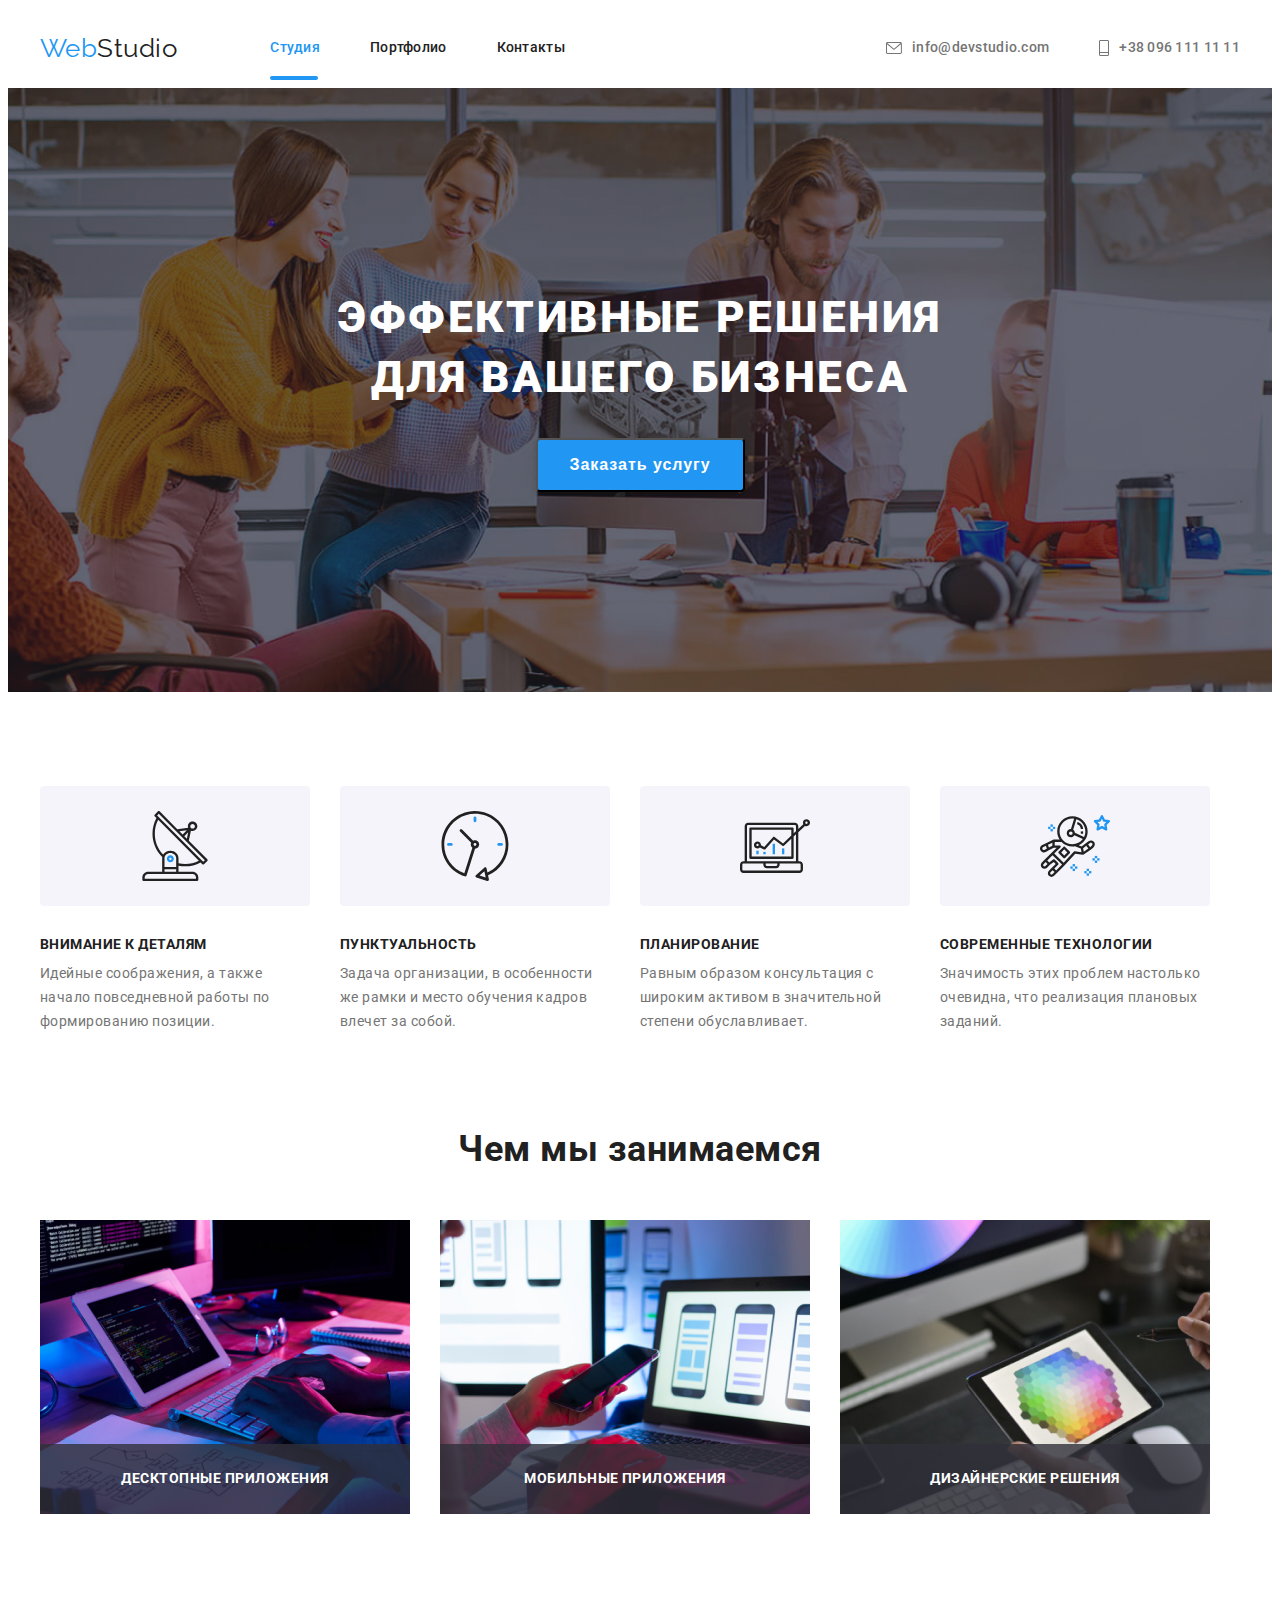
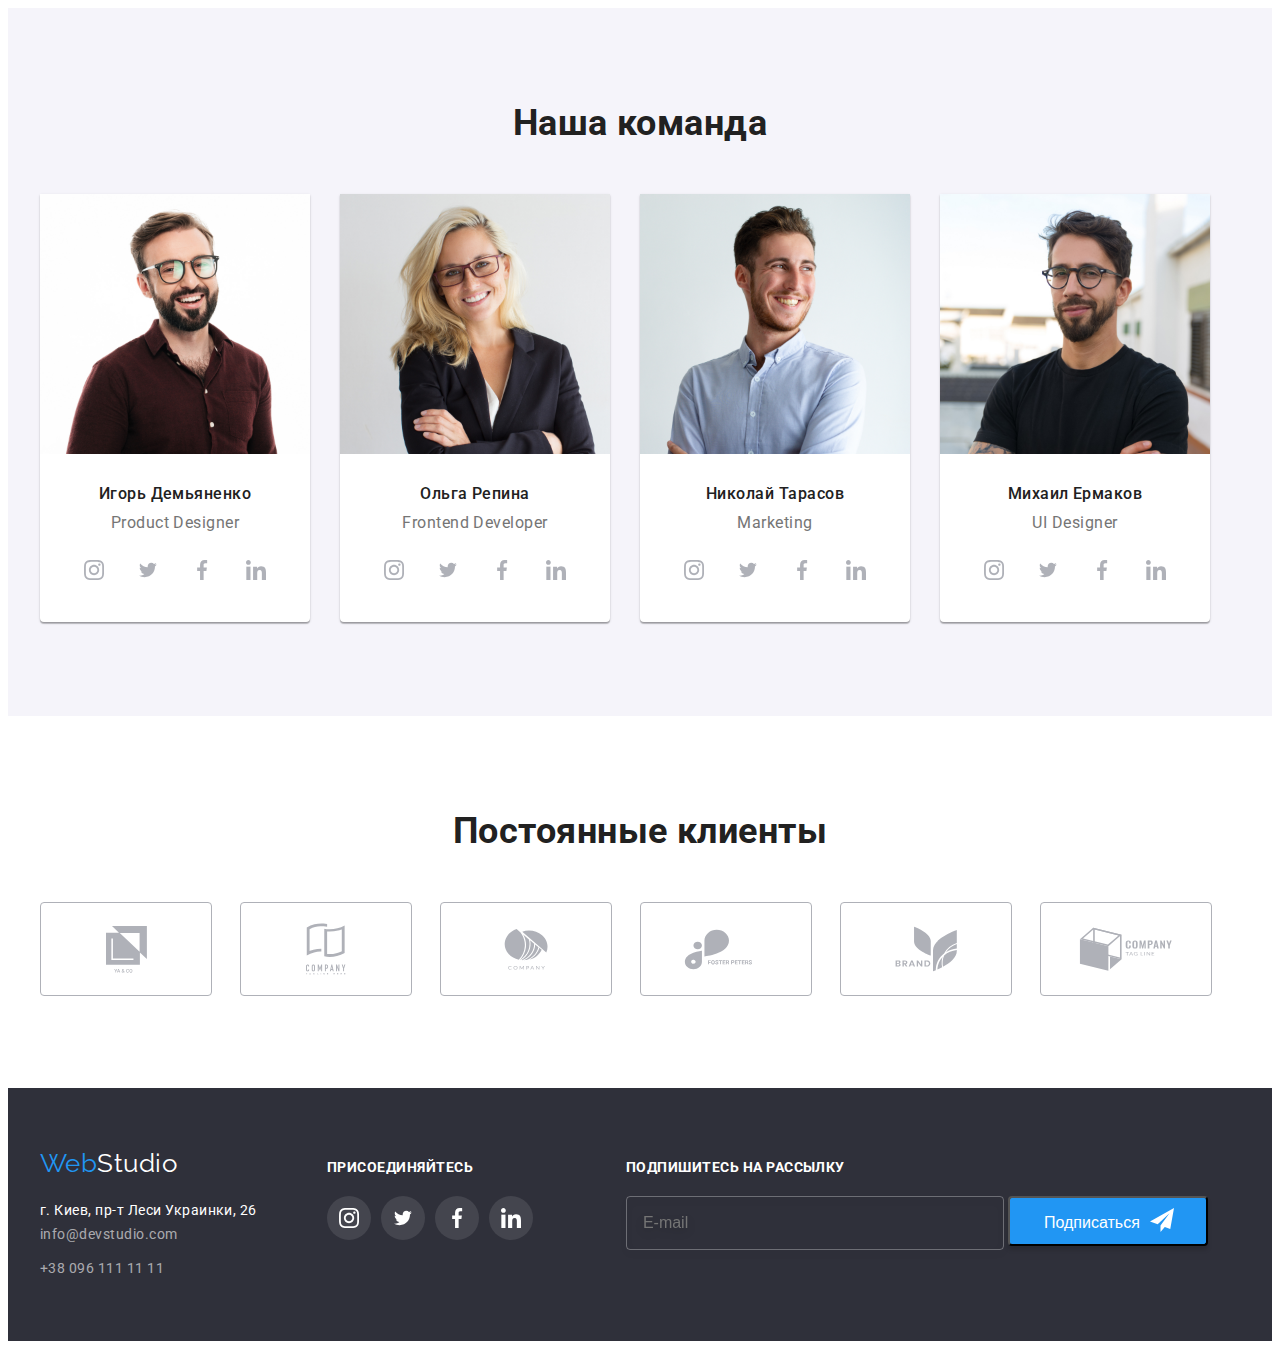
<file: index.html>
<!DOCTYPE html>
<html lang="ru">

<head>
   <meta charset="UTF-8">
   <meta http-equiv="X-UA-Compatible" content="IE=edge">
   <meta name="viewport" content="width=device-width, initial-scale=1.0">
   <link rel="stylesheet" href="https://cdnjs.cloudflare.com/ajax/libs/modern-normalize/1.1.0/modern-normalize.min.css"
      integrity="sha512-wpPYUAdjBVSE4KJnH1VR1HeZfpl1ub8YT/NKx4PuQ5NmX2tKuGu6U/JRp5y+Y8XG2tV+wKQpNHVUX03MfMFn9Q=="
      crossorigin="anonymous" referrerpolicy="no-referrer" />
   <link rel="preconnect" href="https://fonts.googleapis.com">
   <link rel="preconnect" href="https://fonts.gstatic.com" crossorigin>
   <link
      href="https://fonts.googleapis.com/css2?family=Raleway:wght@700&family=Roboto:wght@400;500;700;900&display=swap"
      rel="stylesheet">
   <link rel="stylesheet" href="./css/style.css">
   <title>WebStudio</title>
</head>

<body>
   <header>
      <div class="container navigation">
         <nav class="container-nav">
            <a href="" class="logoheader"><span class="logo-web">Web</span>Studio</a>
            <ul class="site-nav list">
               <li class="item"><a href="" class="link studio">Студия</a></li>
               <li class="item"><a href="./portfolio..html" class="link">Портфолио</a></li>
               <li class="item"><a href="" class="link">Контакты</a></li>
            </ul>
         </nav>
         <ul class="auth-nav list">
            <li class="item"><a href="mailto:info@devstudio.com" class="link">
                  <svg class="icon-header" width="16" height="12">
                     <use href="./images/symbol-defs.svg#icon-mail">
                     </use>
                  </svg>info@devstudio.com</a></li>
            <li class="item"><a href="tel:+380961111111" class="link">
                  <svg class="icon-header" width="10" height="16">
                     <use href="./images/symbol-defs.svg#icon-Phone">
                     </use>
                  </svg>+38 096 111 11 11</a></li>
         </ul>
      </div>
   </header>

   <main>
      <section class="section hero">
         <h1 class="hero-title">Эффективные решения <br> для вашего бизнеса</h1>
         <button class="button text" type="button" data-modal-open> Заказать услугу </button>
      </section>

      <section class="aboutme-list">
         <div class="container">
            <h2 class="visually-hidden">О нас</h2>
            <ul class="about">
               <li class="aboutme">
                  <div class="thumb">
                     <svg class="icon-about" width="70" height="70">
                        <use href="./images/symbol-defs.svg#icon-antenna">
                        </use>
                     </svg>
                  </div>
                  <h3 class="aboutme-title">Внимание к деталям</h3>
                  <p class="text">Идейные соображения, а также начало повседневной работы по формированию позиции.</p>
               </li>
               <li class="aboutme">
                  <div class="thumb">
                     <svg class="icon-about" width="70" height="70">
                        <use href="./images/symbol-defs.svg#icon-clock">
                        </use>
                     </svg>
                  </div>
                  <h3 class="aboutme-title">Пунктуальность</h3>
                  <p class="text">Задача организации, в особенности же рамки и место обучения кадров влечет за собой.
                  </p>
               </li>
               <li class="aboutme">
                  <div class="thumb">
                     <svg class="icon-about" width="70" height="70">
                        <use href="./images/symbol-defs.svg#icon-diagramma">
                        </use>
                     </svg>
                  </div>
                  <h3 class="aboutme-title">Планирование</h3>
                  <p class="text">Равным образом консультация с широким активом в значительной степени обуславливает.
                  </p>
               </li>
               <li class="aboutme">
                  <div class="thumb">
                     <svg class="icon-about" width="70" height="70">
                        <use href="./images/symbol-defs.svg#icon-astronaut">
                        </use>
                     </svg>
                  </div>
                  <h3 class="aboutme-title">Современные технологии</h3>
                  <p class="text">Значимость этих проблем настолько очевидна, что реализация плановых заданий.</p>
               </li>
            </ul>
         </div>
      </section>

      <section class="whatdoing">
         <div class="container">
            <h2 class="whatdoing-title">Чем мы занимаемся</h2>
            <ul class="doing">
               <li class="doing-inage">
                  <img class="img-doing" src="images/img1.jpg" alt="Десктопные приложения" width="370">
                  <h3 class="whatdoing-text">Десктопные приложения</h3>
               </li>
               <li class="doing-inage"><img src="images/img2.jpg" alt="Мобильные приложения" width="370">
                  <h3 class="whatdoing-text">Мобильные приложения</h3>
               </li>
               <li class="doing-inage"><img src="images/img3.jpg" alt="Дизайнерские решения" width="370">
                  <h3 class="whatdoing-text">Дизайнерские решения</h3>
               </li>
            </ul>
         </div>
      </section>

      <section class="ourteam">
         <div class="container">
            <h2 class="ourteam-title">Наша команда</h2>
            <ul class="our-people">
               <li class="our-team">
                  <article class="card">
                     <div class="card-img">
                        <img src="images/IgorDemyanenko.jpg" alt="Игорь Демьяненко" width="270">
                     </div>
                     <div class="card-content-people">
                        <h3 class="name-person">Игорь Демьяненко</h3>
                        <p class="ourteam-text">Product Designer</p>
                        <ul class="sosial-list">
                           <li class="sosial-items">
                              <a href="" class="social-link" aria-label="Ссылка на Instagram">
                                 <svg class="icon-social" width="20" height="20">
                                    <use href="./images/symbol-defs.svg#icon-instagram">
                                    </use>
                                 </svg>
                              </a>
                           </li>
                           <li class="sosial-items">
                              <a href="" class="social-link" aria-label="Ссылка на Twitter">
                                 <svg class="icon-social" width="20" height="16">
                                    <use href="./images/symbol-defs.svg#icon-twitter">
                                    </use>
                                 </svg>
                              </a>
                           </li>
                           <li class="sosial-items">
                              <a href="" class="social-link" aria-label="Ссылка на Facebook">
                                 <svg class="icon-social" width="20" height="30">
                                    <use href="./images/symbol-defs.svg#icon-facebook">
                                    </use>
                                 </svg>
                              </a>
                           </li>
                           <li class="sosial-items">
                              <a href="" class="social-link" aria-label="Ссылка на Linkedin">
                                 <svg class="icon-social" width="20" height="20">
                                    <use href="./images/symbol-defs.svg#icon-linkedin">
                                    </use>
                                 </svg>
                              </a>
                           </li>
                        </ul>
                     </div>
                  </article>
               </li>
               <li class="our-team">
                  <article class="card">
                     <div class="card-img">
                        <img src="images/OlgaRepina.jpg" alt="Ольга Репина" width="270">
                     </div>
                     <div class="card-content-people">
                        <h3 class="name-person">Ольга Репина</h3>
                        <p class="ourteam-text">Frontend Developer</p>
                        <ul class="sosial-list">
                           <li class="sosial-items">
                              <a href="" class="social-link" aria-label="Ссылка на Instagram">
                                 <svg class="icon-social" width="20" height="20">
                                    <use href="./images/symbol-defs.svg#icon-instagram">
                                    </use>
                                 </svg>
                              </a>
                           </li>
                           <li class="sosial-items">
                              <a href="" class="social-link" aria-label="Ссылка на Twitter">
                                 <svg class="icon-social" width="20" height="16">
                                    <use href="./images/symbol-defs.svg#icon-twitter">
                                    </use>
                                 </svg>
                              </a>
                           </li>
                           <li class="sosial-items">
                              <a href="" class="social-link" aria-label="Ссылка на Facebook">
                                 <svg class="icon-social" width="20" height="30">
                                    <use href="./images/symbol-defs.svg#icon-facebook">
                                    </use>
                                 </svg>
                              </a>
                           </li>
                           <li class="sosial-items">
                              <a href="" class="social-link" aria-label="Ссылка на Linkedin">
                                 <svg class="icon-social" width="20" height="20">
                                    <use href="./images/symbol-defs.svg#icon-linkedin">
                                    </use>
                                 </svg>
                              </a>
                           </li>
                        </ul>
                     </div>
                  </article>
               </li>
               <li class="our-team">
                  <article class="card">
                     <div class="card-img">
                        <img src="images/NikolayTarasov.jpg" alt="Николай Тарасов" width="270">
                     </div>
                     <div class="card-content-people">
                        <h3 class="name-person">Николай Тарасов</h3>
                        <p class="ourteam-text">Marketing</p>
                        <ul class="sosial-list">
                           <li class="sosial-items">
                              <a href="" class="social-link" aria-label="Ссылка на Instagram">
                                 <svg class="icon-social" width="20" height="20">
                                    <use href="./images/symbol-defs.svg#icon-instagram">
                                    </use>
                                 </svg>
                              </a>
                           </li>
                           <li class="sosial-items">
                              <a href="" class="social-link" aria-label="Ссылка на Twitter">
                                 <svg class="icon-social" width="20" height="16">
                                    <use href="./images/symbol-defs.svg#icon-twitter">
                                    </use>
                                 </svg>
                              </a>
                           </li>
                           <li class="sosial-items">
                              <a href="" class="social-link" aria-label="Ссылка на Facebook">
                                 <svg class="icon-social" width="20" height="30">
                                    <use href="./images/symbol-defs.svg#icon-facebook">
                                    </use>
                                 </svg>
                              </a>
                           </li>
                           <li class="sosial-items">
                              <a href="" class="social-link" aria-label="Ссылка на Linkedin">
                                 <svg class="icon-social" width="20" height="20">
                                    <use href="./images/symbol-defs.svg#icon-linkedin">
                                    </use>
                                 </svg>
                              </a>
                           </li>
                        </ul>
                     </div>
                  </article>
               </li>
               <li class="our-team">
                  <article class="card">
                     <div class="card-img">
                        <img src="images/MikhailErmakov.jpg" alt="Михаил Ермаков" width="270">
                     </div>
                     <div class="card-content-people">
                        <h3 class="name-person">Михаил Ермаков</h3>
                        <p class="ourteam-text">UI Designer</p>
                        <ul class="sosial-list">
                           <li class="sosial-items">
                              <a href="" class="social-link" aria-label="Ссылка на Instagram">
                                 <svg class="icon-social" width="20" height="20">
                                    <use href="./images/symbol-defs.svg#icon-instagram">
                                    </use>
                                 </svg>
                              </a>
                           </li>
                           <li class="sosial-items">
                              <a href="" class="social-link" aria-label="Ссылка на Twitter">
                                 <svg class="icon-social" width="20" height="16">
                                    <use href="./images/symbol-defs.svg#icon-twitter">
                                    </use>
                                 </svg>
                              </a>
                           </li>
                           <li class="sosial-items">
                              <a href="" class="social-link" aria-label="Ссылка на Facebook">
                                 <svg class="icon-social" width="20" height="30">
                                    <use href="./images/symbol-defs.svg#icon-facebook">
                                    </use>
                                 </svg>
                              </a>
                           </li>
                           <li class="sosial-items">
                              <a href="" class="social-link" aria-label="Ссылка на Linkedin">
                                 <svg class="icon-social" width="20" height="20">
                                    <use href="./images/symbol-defs.svg#icon-linkedin">
                                    </use>
                                 </svg>
                              </a>
                           </li>
                        </ul>
                     </div>
                  </article>
               </li>
            </ul>
         </div>
      </section>
      <section class="ourclients">
         <div class="container">
            <h2 class="clients-title">Постоянные клиенты</h2>
            <ul class="our-clients">
               <li class="client-logo">
                  <a href="" class="client-link link">
                     <svg class="clients-icon" width="41" height="47">
                        <use href="./images/symbol-defs.svg#icon-client-1">
                        </use>
                     </svg>
                  </a>
               </li>
               <li class="client-logo">
                  <a href="" class="client-link">
                     <svg class="clients-icon" width="40" height="52">
                        <use href="./images/symbol-defs.svg#icon-client-2">
                        </use>
                     </svg>
                  </a>
               </li>
               <li class="client-logo">
                  <a href="" class="client-link">
                     <svg class="clients-icon" width="44" height="42">
                        <use href="./images/symbol-defs.svg#icon-client-3">
                        </use>
                     </svg>
                  </a>
               </li>
               <li class="client-logo">
                  <a href="" class="client-link">
                     <svg class="clients-icon" width="85" height="41">
                        <use href="./images/symbol-defs.svg#icon-client-4">
                        </use>
                     </svg>
                  </a>
               </li>
               <li class="client-logo">
                  <a href="" class="client-link">
                     <svg class="clients-icon" width="63" height="46">
                        <use href="./images/symbol-defs.svg#icon-client-5">
                        </use>
                     </svg>
                  </a>
               </li>
               <li class="client-logo">
                  <a href="" class="client-link">
                     <svg class="clients-icon" width="94" height="44">
                        <use href="./images/symbol-defs.svg#icon-client-6">
                        </use>
                     </svg>
                  </a>
               </li>
            </ul>
         </div>
      </section>
   </main>

   <footer class="footer">
      <div class="container">
         <div class="container-adress">
            <a href="" class="logofooter"><span class="logo-footer">Web</span>Studio</a>
            <address class="footer-nav">
               <p class="footer-text">г. Киев, пр-т Леси Украинки, 26</p>
               <ul class="nav-footer">
                  <li class="item-nav"><a href="mailto:info@devstudio.com" class="foter">info@devstudio.com</a></li>
                  <li class="item-nav"><a href="tel:+380961111111" class="foter">+38 096 111 11 11</a></li>
               </ul>
            </address>
         </div>
         <div class="footer-sosial">
            <p class="appeal-title">присоединяйтесь</p>
            <ul class="sosial-list">
               <li class="sosial-items">
                  <a class="social-link link" href="" aria-label="Ссылка на Instagram">
                     <svg class="icon-social-footer" width="20" height="20">
                        <use href="./images/symbol-defs.svg#icon-instagram">
                        </use>
                     </svg>
                  </a>
               </li>
               <li class="sosial-items">
                  <a href="" class="social-link" aria-label="Ссылка на Twitter">
                     <svg class="icon-social-footer" width="20" height="16">
                        <use href="./images/symbol-defs.svg#icon-twitter">
                        </use>
                     </svg>
                  </a>
               </li>
               <li class="sosial-items">
                  <a href="" class="social-link" aria-label="Ссылка на Facebook">
                     <svg class="icon-social-footer" width="20" height="30">
                        <use href="./images/symbol-defs.svg#icon-facebook">
                        </use>
                     </svg>
                  </a>
               </li>
               <li class="sosial-items">
                  <a href="" class="social-link" aria-label="Ссылка на Linkedin">
                     <svg class="icon-social-footer" width="20" height="20">
                        <use href="./images/symbol-defs.svg#icon-linkedin">
                        </use>
                     </svg>
                  </a>
               </li>
            </ul>
         </div>
         <div class="footer-mail">
            <p class="appeal-title">Подпишитесь на рассылку</p>
            <form action="#">
               <label for="email">
                  <input type="email" class="fot-mail" name="email" id="email" placeholder="E-mail" />
               </label>
               <button type="submit" class="button submit">Подписаться
                  <span class="icon-submit">
                     <svg>
                        <use href="./images/symbol-defs.svg#icon-send" width="24" height="24"></use>
                     </svg>
                  </span>
               </button>
            </form>
         </div>
      </div>
   </footer>
   <div class="backdrop is-hidden" data-modal>
      <div class="modal">
         <button type="button" class="btn-open" data-modal-close>
            <svg class="exit" width="11" height="11">
               <use href="./images/symbol-defs.svg#icon-Krest">
               </use>
            </svg>
         </button>
         <form class="modal-form">
            <b class="modal-title">Оставьте свои данные, мы вам перезвоним</b>
            <div class="modal-form-field">
               <label for="name" class="modal-form-lable">Имя</label>
               <span class="modal-input-wrap">
                  <input type="text" id='name' class="modal-form-input" placeholder=" " name="name">
                  <svg class="modal-form-icon">
                     <use href='./images/symbol-defs.svg#icon-name' width="12" height="12"></use>
                  </svg>
               </span>
            </div>
            <div class="modal-form-field">
               <label for="phone" class="modal-form-lable">Телефон</label>
               <span class="modal-input-wrap">
                  <input type="tel" id='phone' class="modal-form-input" placeholder=" " name="phone">
                  <svg class="modal-form-icon">
                     <use href='./images/symbol-defs.svg#icon-phone' width="13" height="13"></use>
                  </svg>
               </span>
            </div>
            <div class="modal-form-field">
               <label for="mail" class="modal-form-lable">Почта</label>
               <span class="modal-input-wrap">
                  <input type="email" id='mail' class="modal-form-input" placeholder=" " name="mail">
                  <svg class="modal-form-icon">
                     <use href='./images/symbol-defs.svg#icon-post' width="15" height="12"></use>
                  </svg>
               </span>
            </div>
            <div>
               <label for="comment" class="modal-form-lable">Комментарий</label>
               <textarea name="comment" id="comment" placeholder="Введите текст" class="modal-comment"></textarea>
            </div>
            <div class="modal-form-field coment">
               <input type="checkbox" id="check" name="police" class="checkbox is-hidden">
               <label for="check" class="check-lable">
							<span class="icon-dogovor">				
								<svg class="">
									<use href='./images/symbol-defs.svg#icon-galka' width="15" height="9"></use>
								</svg>
							</span>Соглашаюсь с рассылкой и принимаю<a href="" class="dogovor">Условия договора</a>
					</label>
            </div>
            <button type="submit" class="button mod">Отправить</button>
         </form>
      </div>
   </div>

   <script src="./Js/modal.js"></script>
</body>

</html>
</file>
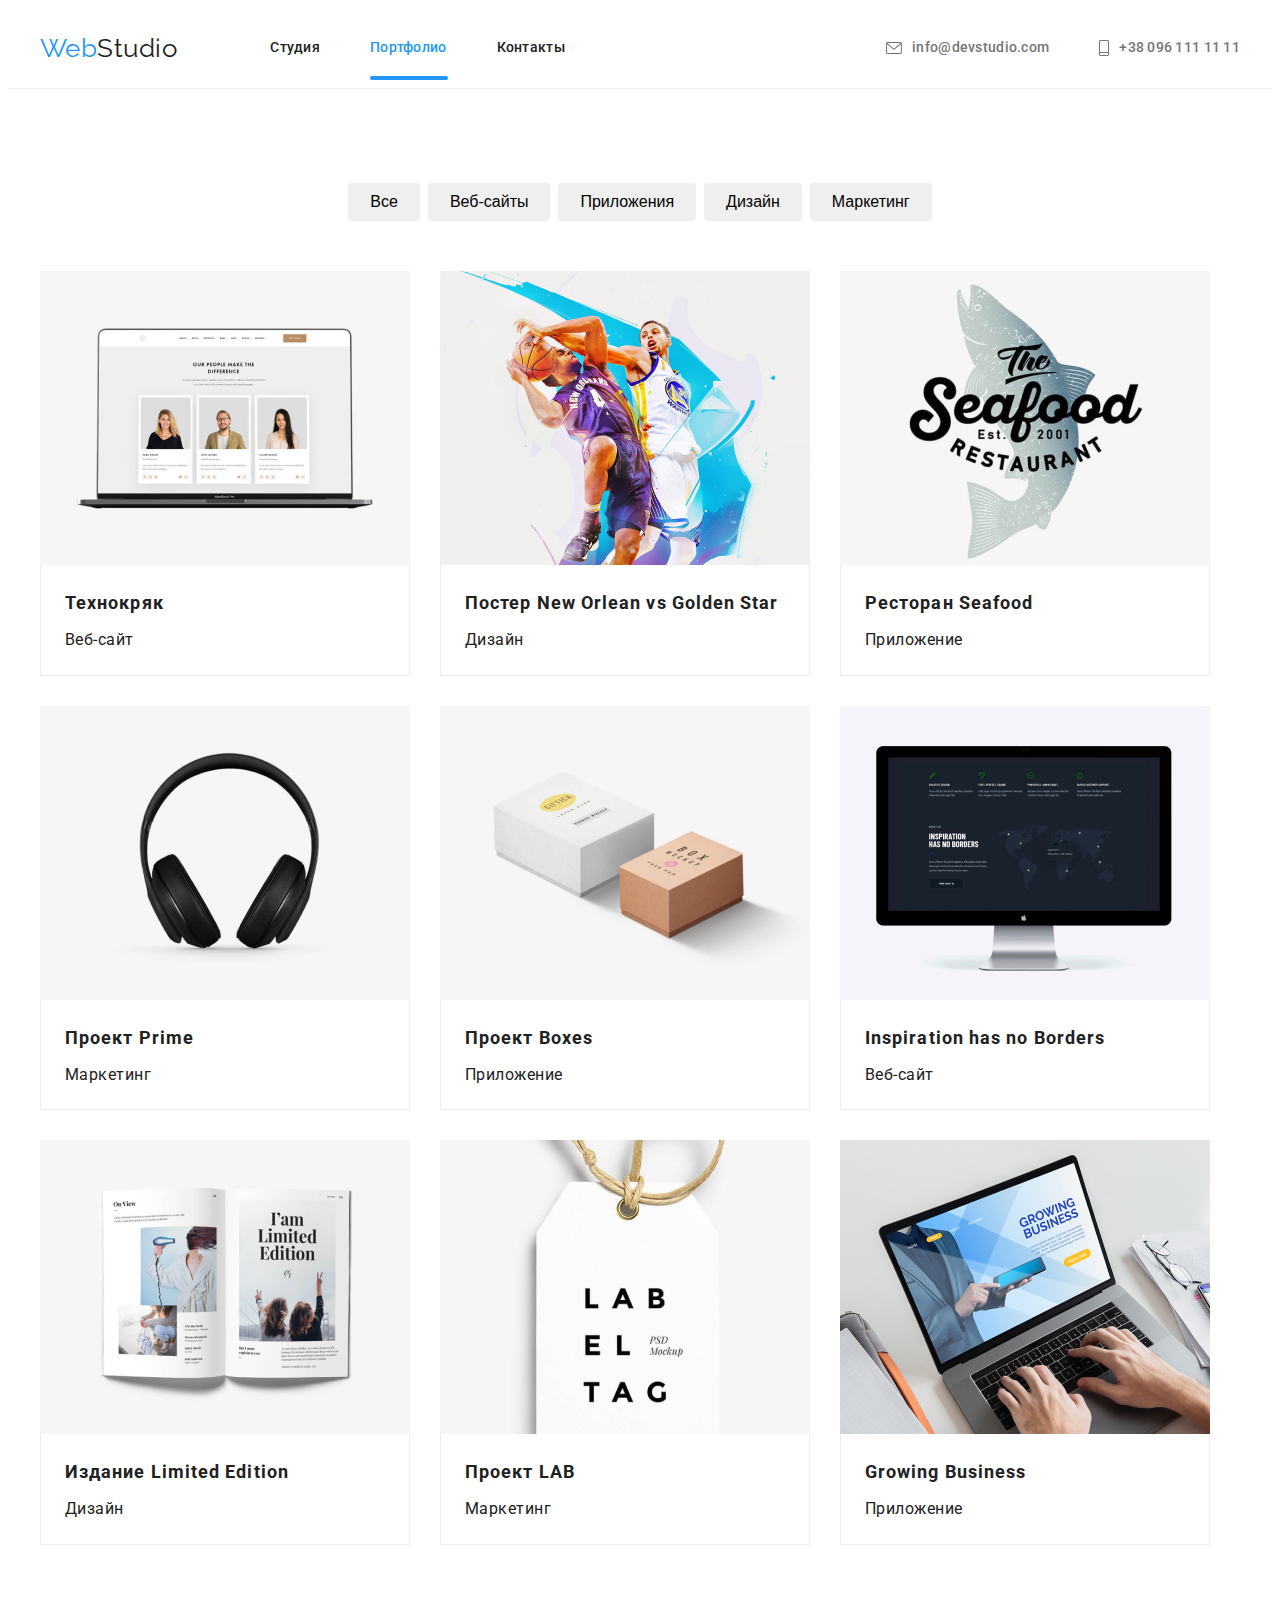
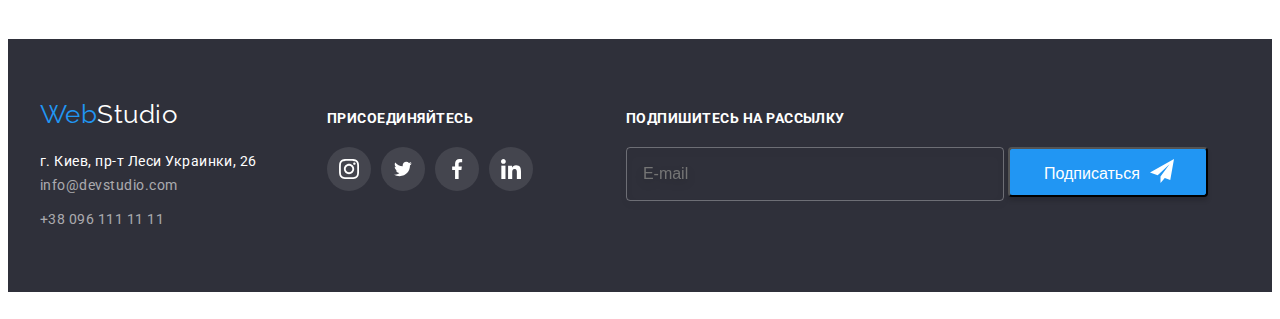
<file: portfolio..html>
<!DOCTYPE html>
<html lang="ru">
<head>
   <meta charset="UTF-8">
   <meta http-equiv="X-UA-Compatible" content="IE=edge">
   <meta name="viewport" content="width=device-width, initial-scale=1.0">
   <link rel="stylesheet" href="https://cdnjs.cloudflare.com/ajax/libs/modern-normalize/1.1.0/modern-normalize.min.css" integrity="sha512-wpPYUAdjBVSE4KJnH1VR1HeZfpl1ub8YT/NKx4PuQ5NmX2tKuGu6U/JRp5y+Y8XG2tV+wKQpNHVUX03MfMFn9Q==" crossorigin="anonymous" referrerpolicy="no-referrer" />
   <link rel="preconnect" href="https://fonts.googleapis.com">
   <link rel="preconnect" href="https://fonts.gstatic.com" crossorigin>
   <link href="https://fonts.googleapis.com/css2?family=Raleway:wght@700&family=Roboto:wght@400;500;700;900&display=swap" rel="stylesheet">
   <link rel="stylesheet" href="./css/style.css">
   <title>portfolio</title>
</head>
<body>   
   <header class="header"> 
      <div class="container navigation">       
         <nav class="container-nav">
            <a href="" class="logoheader"><span class="logo-web">Web</span>Studio</a>
            <ul class="site-nav list">
               <li class="item"><a href="./index.html" class="link">Студия</a></li>
               <li class="item"><a href="" class="link  portfolio">Портфолио</a></li> 
               <li class="item"><a href="" class="link">Контакты</a></li>
            </ul>
         </nav>      
         <ul class="auth-nav list">
            <li class="item"><a href="mailto:info@devstudio.com" class="link">
               <svg class="icon-header" width="16" height="12" >
                  <use href="./images/symbol-defs.svg#icon-mail">
                  </use>
               </svg>info@devstudio.com</a></li>
            <li class="item"><a href="tel:+380961111111" class="link">
               <svg class="icon-header" width="10" height="16" >
                  <use href="./images/symbol-defs.svg#icon-Phone">
                  </use>
               </svg>+38 096 111 11 11</a></li>
         </ul>     
      </div>                     
   </header> 

      <main>
         <section class="portfolio">
            <div class="container">              
               <h2 class="visually-hidden">portfolio</h2>
               <ul class="portfolio-button">
                  <li class="item-portfolio"><button type="button" class="button-portfolio">Все</button></li>
                  <li class="item-portfolio"><button type="button" class="button-portfolio">Веб-сайты</button></li>
                  <li class="item-portfolio"><button type="button" class="button-portfolio">Приложения</button></li>
                  <li class="item-portfolio"><button type="button" class="button-portfolio">Дизайн</button></li>
                  <li class="item-portfolio"><button type="button" class="button-portfolio">Маркетинг</button></li>
               </ul>      
               <ul class="image-portfolio">
                  <li class="item-portfolio">
                     <a href="" class="link-portfilio">                                    
                        <div class="card-thumb">                           
                           <img src="images/img10.jpg" alt="Веб-сайт" width="370">
                           <p class="top-text">Технокряк это современная площадка распространения коронавируса. Компании используют эту платформу для цифрового шпионажа и атак на защищённые сервера конкурентов.</p>
                        </div>
                        <div class="card-content">
                           <h3 class="portfolio-title">Технокряк</h3>
                           <p class="portfolio-text">Веб-сайт</p>
                        </div>                                       
                     </a> 
                  </li>
                  <li class="item-portfolio">
                     <a href="" class="link-portfilio">                    
                        <div class="card-thumb">                                                
                           <img src="images/img11.jpg" alt="Постер New Orlean vs Golden Star" width="370">
                           <p class="top-text">Технокряк это современная площадка распространения коронавируса. Компании используют эту платформу для цифрового шпионажа и атак на защищённые сервера конкурентов.</p>
                        </div>
                        <div class="card-content">
                           <h3 class="portfolio-title">Постер New Orlean vs Golden Star</h3>
                           <p class="portfolio-text">Дизайн</p>
                        </div>
                     </a>                        
                  </li>
                  <li class="item-portfolio">
                     <a href="" class="link-portfilio">                 
                        <div class="card-thumb"> 
                           <img src="images/img12.jpg" alt="Ресторан Seafood" width="370">
                           <p class="top-text">Технокряк это современная площадка распространения коронавируса. Компании используют эту платформу для цифрового шпионажа и атак на защищённые сервера конкурентов.</p>
                        </div>
                        <div class="card-content">
                           <h3 class="portfolio-title">Ресторан Seafood</h3>
                           <p class="portfolio-text">Приложение</p>
                        </div>
                     </a>                           
                  </li>
                  <li class="item-portfolio">
                     <a href="" class="link-portfilio">                        
                        <div class="card-thumb"> 
                           <img src="images/img13.jpg" alt="Проект Prime" width="370">
                           <p class="top-text">Технокряк это современная площадка распространения коронавируса. Компании используют эту платформу для цифрового шпионажа и атак на защищённые сервера конкурентов.</p>
                        </div>
                        <div class="card-content">
                           <h3 class="portfolio-title">Проект Prime</h3>
                           <p class="portfolio-text">Маркетинг</p>
                        </div>
                     </a>                      
                  </li>
                  <li class="item-portfolio">
                     <a href="" class="link-portfilio">                 
                        <div class="card-thumb"> 
                           <img src="images/img14.jpg" alt="Проект Boxes" width="370">
                           <p class="top-text">Технокряк это современная площадка распространения коронавируса. Компании используют эту платформу для цифрового шпионажа и атак на защищённые сервера конкурентов.</p>
                        </div>
                        <div class="card-content">
                           <h3 class="portfolio-title">Проект Boxes</h3>
                           <p class="portfolio-text">Приложение</p>
                        </div>                     
                     </a>   
                  </li>
                  <li class="item-portfolio">
                     <a href="" class="link-portfilio">                     
                        <div class="card-thumb"> 
                           <img src="images/img15.jpg" alt="Inspiration has no Borders" width="370">
                           <p class="top-text">Технокряк это современная площадка распространения коронавируса. Компании используют эту платформу для цифрового шпионажа и атак на защищённые сервера конкурентов.</p>
                        </div>
                        <div class="card-content">
                           <h3 class="portfolio-title">Inspiration has no Borders</h3>
                           <p class="portfolio-text">Веб-сайт</p>
                        </div>
                     </a>    
                  </li>
                  <li class="item-portfolio">
                     <a href="" class="link-portfilio">                    
                        <div class="card-thumb"> 
                           <img src="images/img16.jpg" alt="Издание Limited Edition" width="370">
                           <p class="top-text">Технокряк это современная площадка распространения коронавируса. Компании используют эту платформу для цифрового шпионажа и атак на защищённые сервера конкурентов.</p>
                        </div>
                        <div class="card-content">
                           <h3 class="portfolio-title">Издание Limited Edition</h3>
                           <p class="portfolio-text">Дизайн</p>
                        </div>                    
                     </a>
                  </li>
                  <li class="item-portfolio">
                     <a href="" class="link-portfilio">                     
                        <div class="card-thumb"> 
                           <img src="images/img17.jpg" alt="Проект LAB" width="370">
                           <p class="top-text">Технокряк это современная площадка распространения коронавируса. Компании используют эту платформу для цифрового шпионажа и атак на защищённые сервера конкурентов.</p>
                        </div>
                        <div class="card-content">
                           <h3 class="portfolio-title">Проект LAB</h3>
                           <p class="portfolio-text">Маркетинг</p>
                        </div>                    
                     </a>
                  </li>
                  <li class="item-portfolio">
                     <a href="" class="link-portfilio">                      
                        <div class="card-thumb"> 
                           <img src="images/img18.jpg" alt="Growing Business" width="370">
                           <p class="top-text">Технокряк это современная площадка распространения коронавируса. Компании используют эту платформу для цифрового шпионажа и атак на защищённые сервера конкурентов.</p>
                        </div>
                        <div class="card-content">
                           <h3 class="portfolio-title">Growing Business</h3>
                           <p class="portfolio-text">Приложение</p>
                        </div>                     
                     </a>
                  </li>
               </ul> 
            </div>       
         </section>     
      </main>
      
      <footer class="footer">
         <div class="container">
            <div class="container-adress">
               <a href="" class="logofooter"><span class="logo-footer">Web</span>Studio</a>
               <address class="footer-nav">
                  <p class="footer-text">г. Киев, пр-т Леси Украинки, 26</p>
                  <ul class="nav-footer">
                     <li class="item-nav"><a href="mailto:info@devstudio.com" class="foter">info@devstudio.com</a></li>
                     <li class="item-nav"><a href="tel:+380961111111" class="foter">+38 096 111 11 11</a></li>
                  </ul>
               </address>
            </div>
            <div class="footer-sosial">
               <p class="appeal-title">присоединяйтесь</p>
               <ul class="sosial-list">
                  <li class="sosial-items">
                     <a class="social-link link" href="" aria-label="Ссылка на Instagram">
                        <svg class="icon-social-footer" width="20" height="20">
                           <use href="./images/symbol-defs.svg#icon-instagram">
                           </use>
                        </svg>
                     </a>
                  </li>
                  <li class="sosial-items">
                     <a href="" class="social-link" aria-label="Ссылка на Twitter">
                        <svg class="icon-social-footer" width="20" height="16">
                           <use href="./images/symbol-defs.svg#icon-twitter">
                           </use>
                        </svg>
                     </a>
                  </li>
                  <li class="sosial-items">
                     <a href="" class="social-link" aria-label="Ссылка на Facebook">
                        <svg class="icon-social-footer" width="20" height="30">
                           <use href="./images/symbol-defs.svg#icon-facebook">
                           </use>
                        </svg>
                     </a>
                  </li>
                  <li class="sosial-items">
                     <a href="" class="social-link" aria-label="Ссылка на Linkedin">
                        <svg class="icon-social-footer" width="20" height="20">
                           <use href="./images/symbol-defs.svg#icon-linkedin">
                           </use>
                        </svg>
                     </a>
                  </li>
               </ul>
            </div>
            <div class="footer-mail">
               <p class="appeal-title">Подпишитесь на рассылку</p>
               <form action="#">
                  <label for="email">
                     <input type="email" class="fot-mail" name="email" id="email" placeholder="E-mail" />
                  </label>
                  <button type="submit" class="button submit">Подписаться
                     <span class="icon-submit">
                        <svg>
                           <use href="./images/symbol-defs.svg#icon-send" width="24" height="24"></use>
                        </svg>
                     </span>
                  </button>
               </form>
            </div>
         </div>
      </footer>
</body>
</html>
</file>
<file: css/style.css>
:root{
   --title-text-color:#212121;
   --accent-color:#2196F3;
   --text-color:#757575;
   --link-color-footer:rgba(255, 255, 255, 0.6);
   --white-color:#ffffff;
   --bg-button: #F5F4FA;
   --background-hero: #2F303A ;
   --icon-color: #AFB1B8;
} 
body{
   color:var(--text-color);
   font-family: Roboto, sans-serif;  
   letter-spacing: 0.03em;
}
p,
h1,
h2,
h3,
h4,
h5,
h6{
   margin-top: 0;
   margin-bottom: 0;   
}
ul{
   margin-top: 0;
   margin-bottom: 0;
   padding-left: 0;
}
li{
   list-style: none;   
}
img{
   display: block;
   min-width: 100%; 
} 
a{
   text-decoration: none;
}
.link{
   text-decoration: none;
}

/* стилизация header */

.container{   
   margin-left: auto;
   margin-right: auto;  
   width: 1200px;
   padding-left: 15px;  
   padding-right: 15px;  
}
.container-nav{
   display: flex; 
   align-items: center;   
}  
.container.navigation{
   display: flex;
}
.header{
   border-bottom: 1px solid #ECECEC;
}
.logoheader{  
   font-family: Raleway, sans-serif;
   font-size: 26px;
   line-height: 1.19;
   color: var(--title-text-color);
   text-decoration: none;
   
   transition: color 250ms cubic-bezier(0.4, 0, 0.2, 1);
}
.logoheader:hover,
.logoheader:focus{
   color: var(--accent-color);
}
.logo-web{    
   color: var(--accent-color);

   transition: color 250ms cubic-bezier(0.4, 0, 0.2, 1);
}
.logo-web:hover,
.logo-web:focus{
   color: var(--title-text-color);
}

/* стилизация nav */

.item .link.studio::after{      
   content: "";
   display: block;
   position: absolute;
   width: 48px;
   height: 4px;   
   top: 76px;
   background-color: var(--accent-color);
   border-radius: 2px;
}

.item .link.studio,
.item .link.portfolio{
   color: var(--accent-color);  
}

.item .link.portfolio::after{
   content: "";
   display: block;
   position: absolute;
   width: 78px;
   height: 4px; 
   top: 76px; 
   background: #2196F3;
   border-radius: 2px;
}

.site-nav{    
   display: flex;  
   margin-left: 93px; 
}
.site-nav .item + .item{
   margin-left: 50px;   
}
.site-nav .link{   
   display: block;
   padding-top: 32px;
   padding-bottom: 32px;   

   color:var(--title-text-color);
   font-weight: 500; 
   font-size: 14px;
   line-height: 1.14;
   letter-spacing: 0.02em; 
   
   transition: color 250ms cubic-bezier(0.4, 0, 0.2, 1);
}

.site-nav .link:hover,
.site-nav .link:focus {
   color: var(--accent-color);   
}
.auth-nav{
   display: flex;
} 
.auth-nav.list {
   align-items: center; 
   display: flex;
   margin-left: auto;
} 
.auth-nav .item + .item{
   margin-left: 50px;
}
.auth-nav .link{  
   padding-top: 32px;
   padding-bottom: 32px;
   display: flex;
   align-items: center;   

   color: var(--text-color); 
   font-size: 14px;
   line-height: 1.14;
   letter-spacing: 0.02em; 
   font-weight: 500;
   text-decoration: none; 
   
   transition: color 250ms cubic-bezier(0.4, 0, 0.2, 1);
}

.auth-nav .link:hover,
.auth-nav .link:focus{   
   color: var(--accent-color);
}
.icon-header{
   margin-right: 10px; 
   fill: var(--text-color);  

   transition: fill 250ms cubic-bezier(0.4, 0, 0.2, 1);
} 

.auth-nav .link:hover > .icon-header{
   fill: var(--accent-color);
} 
.auth-nav .link:focus > .icon-header{
    fill: currentColor
}
/* стилизация hero */
.section.hero{
   padding-top: 200px; 
   padding-bottom: 200px;  
   flex-direction: column;   
   text-align: center; 
   
   background-image: linear-gradient(rgba(47, 48, 58, 0.4),
   rgba(47, 48, 58, 0.4)), 
   url(../images/Img.jpg);
   background-repeat: no-repeat;
   background-position: center;
   background-size: cover;  

   
}
.hero-title{   
   margin-bottom: 30px; 
   text-align: center;  
     
   color: var(--white-color);   
   font-size: 44px;
   line-height: 1.36; 
   letter-spacing: 0.06em; 
   font-weight: 900;  
   text-transform: uppercase;
}
.button{   
   align-items: center; 
   padding: 10px 32px;
   box-shadow: 0px 4px 4px rgba(0, 0, 0, 0.15);
   border-radius: 4px;
   background-color: var(--accent-color);
   color:var(--white-color);
   cursor: pointer;  
}
.button.text{   
   text-align: center; 
   font-weight: 700;
   font-size: 16px;
   line-height: 1.88;
   letter-spacing: 0.06em;
}

/* стилизация section about me */
.thumb{
   background: #F5F4FA;
   border-radius: 4px;
   width: 270px;
   height: 120px; 
   margin-bottom: 30px; 
   display: flex; 
   justify-content: center;   
   align-items: center;
}

.visually-hidden {
   position: absolute;
   width: 1px;
   height: 1px;
   margin: -1px;
   padding: 0;
   overflow: hidden;
   border: 0;
   clip: rect(0 0 0 0)
}
.aboutme-list{
   padding-top: 94px;
   padding-bottom: 0;
}
.about{
   display: flex;   
} 
.aboutme:not(:last-child){
   margin-right: 30px;
}
.aboutme{
   width: 270px;

}
.aboutme-title{  
   margin-bottom: 10px; 
   color: var(--title-text-color);   
   font-size: 14px;
   line-height: 1.16;
   text-transform: uppercase;
}
.text{   
   font-size: 14px;
   line-height: 1.71;
}

/* стилизация section чем мы занимаемся */
.whatdoing{
   padding-top: 94px;
   padding-bottom: 94px;
}

.whatdoing-title{ 
   margin-bottom: 50px;  
   color: var(--title-text-color);
   font-size: 36px;
   line-height: 1.17;
   text-align: center;
}
.img-doing{
	display: block;
	
}
.doing-inage{	
	position: relative;
}
.whatdoing-text{
	bottom: 0;
	position: absolute;
	display: flex;
	margin: 0 auto;
	justify-content: center;
	align-items: center;
	width: 370px;
	height: 70px;
	
	font-size: 14px;
	line-height: 1.14;
	text-align: center;	
	text-transform: uppercase;
	background: rgba(47, 48, 58, 0.8);
	color: var(--white-color)
	
}
.doing-inage:not(:last-child){
   margin-right: 30px;
}
.doing{
   display: flex;
   margin-left: auto;  
   margin-right: auto;   
}   

/* стилизация section наша команда */
.container-team{  
   display: flex;
   flex-direction: column;    
   background: #F5F4FA;  
}
.ourteam{
   padding-top: 94px;
   padding-bottom:94px;  
   background: var(--bg-button);
}

.ourteam-title{ 
   margin-bottom: 50px;

   color: var(--title-text-color);
   font-size: 36px;
   line-height: 1.17;
   text-align: center;
}
.card-content-people{    
   padding-top: 30px;
   padding-bottom: 30px;
   align-items: center;  
}
.card-img{ 
   width: 270px;
   height: 260px; 
}
.card{  
   background: #FFFFFF;
   box-shadow: 0px 1px 3px rgba(0, 0, 0, 0.12), 0px 1px 1px rgba(0, 0, 0, 0.14), 0px 2px 1px rgba(0, 0, 0, 0.2);
   border-radius: 0px 0px 4px 4px;
}
.our-people{   
   display: flex;
   flex-wrap: wrap;
   margin-left: calc(-1 * 30px);
   margin-top: calc(-1 * 30px);
} 
.our-people > .our-team{   
   margin-left: 30px;
   margin-top: 30px;
} 
.name-person{
   text-align: center;
   margin-bottom: 10px;

   color: var(--title-text-color); 
   font-weight: 500;  
   font-size: 16px;
   line-height: 1.19;  
}
.ourteam-text{
   text-align: center;
   margin-top: 10;
   margin-bottom: 16px;
   
   color: var(--text-color);
   font-size: 16px;
   line-height: 1.19;
}
.sosial-items:not(:last-child){
   margin-right: 10px;
}
.sosial-list{
   display: flex;
   justify-content: center;

}
.social-link{   
   width: 44px;
   height: 44px;
   display: flex;
   align-items: center;
   justify-content: center;
   border-radius: 50%;
   fill: var(--icon-color); 
   
   transition: background-color 250ms cubic-bezier(0.4, 0, 0.2, 1),
   color 250ms cubic-bezier(0.4, 0, 0.2, 1),
	fill 250ms cubic-bezier(0.4, 0, 0.2, 1);
}
.social-link:hover, 
.social-link:focus{
   fill: var(--white-color);
   background-color: var(--accent-color);
} 

/* наши клиенты */
.ourclients{
   padding-top: 94px;
   padding-bottom: 94px;  
}
.clients-title{
   margin-bottom: 50px;   

   color: var(--title-text-color);
   font-size: 36px;
   line-height: 1.17;
   text-align: center;
}
.our-clients{
   display: flex;
   margin-left: auto;  
   margin-right: auto;  
}

.client-logo:not(:last-child){
   margin-right: 30px;   
}  

.client-logo{  
   width: 170px;
   height: 92px;  
}
.client-link{
   width: 100%;
   height: 100%;
   display: flex;
   align-items: center;
   justify-content: center;  
   border: 1px solid var(--icon-color); 
   border-radius: 4px; 

   transition: border 250ms cubic-bezier(0.4, 0, 0.2, 1);
}
.clients-icon{   
   fill: var(--icon-color);
   
   transition: fill 250ms cubic-bezier(0.4, 0, 0.2, 1);
} 
.client-link:hover,
.client-link:focus{
   border: 1px solid var(--accent-color);
}

.client-link:hover .clients-icon,
.client-link:focus .clients-icon{
   fill: var(--accent-color);
}

/* стилизация footer */
.footer{    
   padding-top: 60px;
   padding-bottom: 60px;  
   background: var(--background-hero);
} 
.footer .container{
   display: flex;
   align-items: baseline;
}

.logofooter{ 
   display: block;  
   margin-bottom: 20px;
   font-family: Raleway, sans-serif;
   font-size: 26px;
   line-height: 1.19;
   color: var(--white-color);
   text-decoration: none; 

   transition: color 250ms cubic-bezier(0.4, 0, 0.2, 1);
}
.logofooter:hover,
.logofooter:focus{
   color: var(--accent-color);
}
.logo-footer{   
   color: var(--accent-color);

   transition: color 250ms cubic-bezier(0.4, 0, 0.2, 1);
}
.logo-footer:hover,
.logo-footer:focus{
   color: var(--white-color);
}
.item-nav:not(:first-child){
   margin-top: 10px;
}

.footer-text{  
   color:var(--white-color);   
   font-size: 14px;
   line-height: 1.71;
   font-style: normal;
}

.nav-footer .foter{      
   color: var(--link-color-footer);
   font-size: 14px;
   line-height: 1.71;  
   text-decoration: none;
   font-style: normal;

   transition: color 250ms cubic-bezier(0.4, 0, 0.2, 1);

}
.nav-footer .foter:hover,
.nav-footer .foter:focus {
   color: var(--accent-color);
}

.sosial-items{
   width: 44px;
   height: 44px;  
   align-items: center;
   justify-content: center;
   border-radius: 50%;   
}

.footer-sosial{   
   margin-left: 70px; 
} 
.icon-social-footer{  
   fill: var(--white-color)
}
.sosial-items{
   background-color: rgba(255, 255, 255, 0.1);
}

.appeal-title{ 
   text-transform: uppercase; 
   font-weight: bold;
   font-size: 14px;
   line-height: 1.14;   
   color: var(--white-color);
   margin-bottom: 20px;
}
.footer-mail{ 
   margin-left: 93px;

}
.fot-mail{  
   font-size: 16px;
   line-height: 1.25;
   padding-left: 16px; 
   outline: none;
   background: transparent;
   width: 358px;
   height: 50px;
   border: 1px solid rgba(255, 255, 255, 0.3);
   filter: drop-shadow(0px 4px 4px rgba(0, 0, 0, 0.15));
   border-radius: 4px;

   transition: border 250ms cubic-bezier(0.4, 0, 0.2, 1);
}
.fot-mail:focus,
.fot-mail:hover{
   border: 1px solid var(--accent-color);
}

.submit{    
   font-size: 16px;
   line-height: 1.87;
   color: var(--white-color);   
   width: 200px;
   height: 50px;
   padding: 10px 62px 10px 29px;    */
   box-shadow: 0px 4px 4px rgba(0, 0, 0, 0.15);
   border-radius: 4px;
   cursor: pointer; 
}
.icon-submit{
   position: absolute;
   padding-left: 10px;

}

/* стилизация portfolio */
.portfolio-button{    
   margin-bottom: 50px;
   display: flex;
   justify-content: center;
}
.portfolio-button .item-portfolio + .item-portfolio{
   margin-left: 8px;
}
.button-portfolio{
   padding: 6px 22px;
   border-radius: 4px;
   font-weight: 500;
   font-size: 16px;
   line-height: 1.62; 
   cursor: pointer; 
   border: none;  
   border-radius: 4px;  

   transition: color 250ms cubic-bezier(0.4, 0, 0.2, 1),
   background-color 250ms cubic-bezier(0.4, 0, 0.2, 1),
   box-shadow 250ms cubic-bezier(0.4, 0, 0.2, 1);
}

.button-portfolio:hover,
.button-portfolio:focus{   
   box-shadow: 0px 3px 1px rgba(0, 0, 0, 0.1), 0px 1px 2px rgba(0, 0, 0, 0.08), 0px 2px 2px rgba(0, 0, 0, 0.12);
   background-color: var(--accent-color);
   color: var(--white-color);   
}

.image-portfolio{
   display: flex;
   flex-wrap: wrap;
   margin-top: -30px;
   margin-left: -30px;  
}

.image-portfolio .item-portfolio {
   margin-left: 30px;
   margin-top: 30px; 
} 

.card-thumb{
   position: relative;
   overflow: hidden;
}

.top-text{
   position: absolute;
   top: 0;
   left: 0;   
   height: 294px;
   padding: 63px 24px;   
   font-size: 18px;
   line-height: 1.55; 
   color: var(--white-color);
   background-color: rgba(33, 150, 243, 0.9);

   transform: translateY(100%);
   transition: transform 250ms linear;
}

.card-content{
   padding: 20px 24px;
   border-right: 1px solid #EEEEEE;
   border-bottom: 1px solid #EEEEEE;
   border-left: 1px solid #EEEEEE;
}

.link-portfilio{
   display: block;
} 

.link-portfilio:hover .top-text,
.link-portfilio:focus .top-text{
   transform: translateY(0%);  
   
}
.link-portfilio:hover,
.link-portfilio:focus{
   box-shadow: 0px 1px 1px rgba(0, 0, 0, 0.12), 0px 4px 4px rgba(0, 0, 0, 0.06), 1px 4px 6px rgba(0, 0, 0, 0.16);
}

.portfolio{
   padding-top: 94px;
   padding-bottom: 94px;
}

.portfolio-title{   
   color: var(--title-text-color);   
   font-size: 18px;
   line-height: 2;
   letter-spacing: 0.06em;
}

.portfolio-text{
   color: var(--title-text-color);
   margin-top: 4px;  
   font-size: 16px;
   line-height: 1.86;
}

.backdrop{
   position: fixed;
   height: 100vh;
   width: 100vw;
   top: 0;
   background: rgba(0, 0, 0, 0.2);
   transition: opacity 250ms cubic-bezier(0.4, 0, 0.2, 1), 
	visibility 250ms cubic-bezier(0.4, 0, 0.2, 1);
}

.modal{
   padding: 40px;
   position: absolute;
   width: 528px;
   height: 581px;
   background: #FFFFFF;
   box-shadow: 0px 1px 3px rgba(0, 0, 0, 0.12), 0px 1px 1px rgba(0, 0, 0, 0.14), 0px 2px 1px rgba(0, 0, 0, 0.2);
   border-radius: 4px;
   left: 50%;
   top: 50%;
   transform: translate(-50%, -50%); 
}

.btn-open{  
   cursor: pointer;
   transition: fill 250ms cubic-bezier(0.4, 0, 0.2, 1);    
}
.btn-open:focus,
.btn-open:hover{
   fill: var(--accent-color);
}

.btn-open{
   width: 30px;
   height: 30px;
   background: #FFFFFF;
   border: 1px solid rgba(0, 0, 0, 0.1);
   border-radius: 50%;
   position: absolute;
   top: 8px;
   right: 8px;
   cursor: pointer;     
}

.backdrop.is-hidden{
   opacity: 0;
   visibility: hidden;
   pointer-events: none;
}
.modal-form-field.coment{  
   margin-bottom: 30px;
   margin-top: 20px;
      
}
.modal-form-field{
   margin-bottom: 10px;
}

.modal-title{  
   display: contents;   
   font-size: 20px;
   line-height: 1.15;
   text-align: center;
   color: var(--title-text-color);
   margin-bottom: 12px;
} 

.modal-form-input{  
   width: 448px;
   height: 40px;
   border: 1px solid rgba(33, 33, 33, 0.2);
   border-radius: 4px;
   padding: 12px 12px 12px 42px;
   cursor: pointer;
   outline: none;
   transition: border 250ms cubic-bezier(0.4, 0, 0.2, 1);
}

.modal-form-lable{ 
   font-size: 12px;
   line-height: 1.67;
   letter-spacing: 0.01em;    
   color: var(--text-color);
   display: block;   
}

.modal-form-icon{
   position: absolute;
   width: 15px;
   height: 13px;   
   top: 50%; 
   left: 15px;
   transform: translateY(-50%);

   fill: var(--title-text-color); 
   transition: fill 250ms cubic-bezier(0.4, 0, 0.2, 1);
}

.modal-input-wrap{
   display: block;
   position: relative;
}

.modal-comment{
   width: 448px;
   height: 120px;
   border: 1px solid rgba(33, 33, 33, 0.2);
   border-radius: 4px;
   padding-top: 12px;
   padding-left: 16px;
   resize: none;
   cursor: pointer;
   outline: none; 
   transition: border 250ms cubic-bezier(0.4, 0, 0.2, 1);  
} 
.modal-comment::placeholder{
   font-size: 14px;
   line-height: 1.14;
   letter-spacing: 0.01em;
   color: rgba(117, 117, 117, 0.5);
}
.check-lable {
   display: flex;
   align-items: center; 
   
   font-size: 14px;
   line-height: 1.71;
   color: var(--text-color)
} 
.icon-dogovor{
	width: 15px;
   height: 15px;
	margin-right: 9px;
	border: 2px solid #000000;
   border-radius: 2px;
   cursor: pointer;
	display: flex;
	justify-content: center;
}

.modal-icon:hover,
.modal-icon:focus{
	fill: var(--accent-color);
	
} 
.checkbox:focus + .check-lable > .icon-dogovor {
	border: 2px solid var(--accent-color);
}

.dogovor{
   color: var(--accent-color);
}

.checkbox.is-hidden{ 
   position: absolute;
   appearance: none;
   -webkit-appearance: none;
   -moz-appearance: none;
}

.checkbox:checked + .check-lable > .icon-dogovor {
	background: var(--accent-color);
   border: none;
}

.button.mod{  
   font-size: 16px;
   line-height: 1.88;
   display: flex;
   padding: 10px 55px; 
   letter-spacing: 0.06em;

   display: block; 
   margin: 0 auto;  
   background: var(--accent-color);
   box-shadow: 0px 4px 4px rgba(0, 0, 0, 0.15);
   border-radius: 4px;
   border: none; 
  
}  
.modal-form-input:focus,
.modal-form-input:hover{
   border: 1px solid var(--accent-color);
}

.modal-form-input:focus  ~ .modal-form-icon,
.modal-form-input:hover  ~ .modal-form-icon{
   fill: var(--accent-color)
}

.modal-comment:hover,
.modal-comment:focus{
   border: 1px solid var(--accent-color);
   fill: var(--accent-color);
}
</file>
